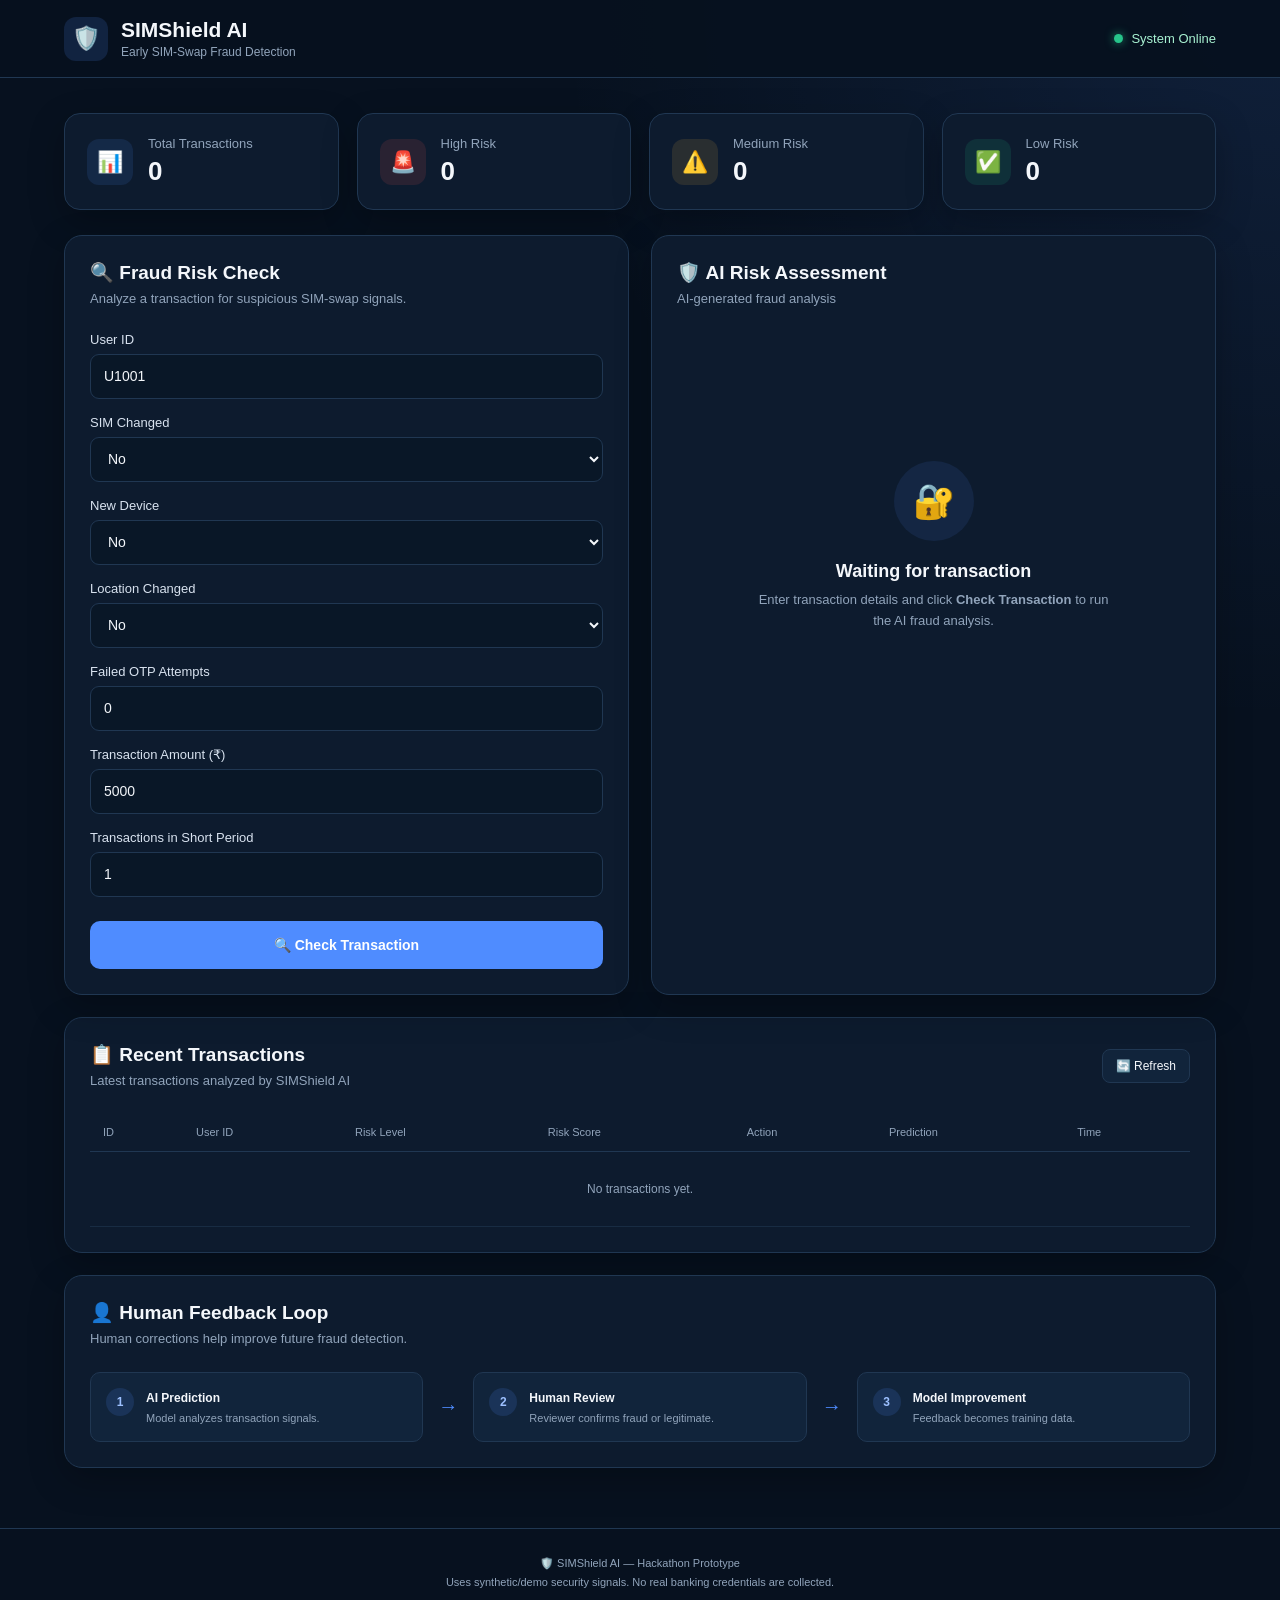
<file: frontend/index.html>
<!DOCTYPE html>
<html lang="en">

<head>
    <meta charset="UTF-8">

    <meta name="viewport" content="width=device-width, initial-scale=1.0">

    <title>SIMShield AI</title>

    <link rel="stylesheet" href="style.css">
</head>

<body>

    <!-- =====================================================
         HEADER
    ====================================================== -->

    <header class="header">

        <div class="logo-section">

            <div class="logo-icon">
                🛡️
            </div>

            <div>
                <h1>SIMShield AI</h1>

                <p>
                    Early SIM-Swap Fraud Detection
                </p>
            </div>

        </div>

        <div class="system-status">

            <span class="status-dot"></span>

            System Online

        </div>

    </header>


    <!-- =====================================================
         MAIN CONTAINER
    ====================================================== -->

    <main class="container">


        <!-- =================================================
             DASHBOARD CARDS
        ================================================== -->

        <section class="dashboard-cards">

            <div class="stat-card">

                <div class="stat-icon">
                    📊
                </div>

                <div>
                    <p>Total Transactions</p>

                    <h2 id="totalTransactions">
                        0
                    </h2>
                </div>

            </div>


            <div class="stat-card high-card">

                <div class="stat-icon">
                    🚨
                </div>

                <div>
                    <p>High Risk</p>

                    <h2 id="highRisk">
                        0
                    </h2>
                </div>

            </div>


            <div class="stat-card medium-card">

                <div class="stat-icon">
                    ⚠️
                </div>

                <div>
                    <p>Medium Risk</p>

                    <h2 id="mediumRisk">
                        0
                    </h2>
                </div>

            </div>


            <div class="stat-card safe-card">

                <div class="stat-icon">
                    ✅
                </div>

                <div>
                    <p>Low Risk</p>

                    <h2 id="lowRisk">
                        0
                    </h2>
                </div>

            </div>

        </section>


        <!-- =================================================
             FRAUD CHECK SECTION
        ================================================== -->

        <section class="main-grid">


            <!-- =============================================
                 INPUT FORM
            ============================================== -->

            <div class="panel">

                <div class="panel-header">

                    <div>

                        <h2>
                            🔍 Fraud Risk Check
                        </h2>

                        <p>
                            Analyze a transaction for suspicious SIM-swap signals.
                        </p>

                    </div>

                </div>


                <form id="fraudForm">


                    <!-- USER ID -->

                    <div class="form-group">

                        <label for="userId">
                            User ID
                        </label>

                        <input
                            type="text"
                            id="userId"
                            placeholder="Example: U1001"
                            value="U1001"
                            required
                        >

                    </div>


                    <!-- SIM CHANGED -->

                    <div class="form-group">

                        <label for="simChanged">
                            SIM Changed
                        </label>

                        <select id="simChanged">

                            <option value="0">
                                No
                            </option>

                            <option value="1">
                                Yes
                            </option>

                        </select>

                    </div>


                    <!-- NEW DEVICE -->

                    <div class="form-group">

                        <label for="newDevice">
                            New Device
                        </label>

                        <select id="newDevice">

                            <option value="0">
                                No
                            </option>

                            <option value="1">
                                Yes
                            </option>

                        </select>

                    </div>


                    <!-- LOCATION CHANGE -->

                    <div class="form-group">

                        <label for="locationChanged">
                            Location Changed
                        </label>

                        <select id="locationChanged">

                            <option value="0">
                                No
                            </option>

                            <option value="1">
                                Yes
                            </option>

                        </select>

                    </div>


                    <!-- FAILED OTP -->

                    <div class="form-group">

                        <label for="failedOtp">
                            Failed OTP Attempts
                        </label>

                        <input
                            type="number"
                            id="failedOtp"
                            min="0"
                            value="0"
                            required
                        >

                    </div>


                    <!-- TRANSACTION AMOUNT -->

                    <div class="form-group">

                        <label for="transactionAmount">
                            Transaction Amount (₹)
                        </label>

                        <input
                            type="number"
                            id="transactionAmount"
                            min="0"
                            value="5000"
                            required
                        >

                    </div>


                    <!-- TRANSACTION VELOCITY -->

                    <div class="form-group">

                        <label for="transactionVelocity">
                            Transactions in Short Period
                        </label>

                        <input
                            type="number"
                            id="transactionVelocity"
                            min="0"
                            value="1"
                            required
                        >

                    </div>


                    <!-- SUBMIT BUTTON -->

                    <button
                        type="submit"
                        class="check-button"
                        id="checkButton"
                    >

                        🔍 Check Transaction

                    </button>


                </form>

            </div>


            <!-- =============================================
                 RESULT PANEL
            ============================================== -->

            <div class="panel result-panel">

                <div class="panel-header">

                    <div>

                        <h2>
                            🛡️ AI Risk Assessment
                        </h2>

                        <p>
                            AI-generated fraud analysis
                        </p>

                    </div>

                </div>


                <!-- DEFAULT RESULT -->

                <div
                    id="resultPlaceholder"
                    class="result-placeholder"
                >

                    <div class="placeholder-icon">
                        🔐
                    </div>

                    <h3>
                        Waiting for transaction
                    </h3>

                    <p>
                        Enter transaction details and click
                        <strong>Check Transaction</strong>
                        to run the AI fraud analysis.
                    </p>

                </div>


                <!-- ACTUAL RESULT -->

                <div
                    id="riskResult"
                    class="risk-result hidden"
                >

                    <div
                        id="riskBadge"
                        class="risk-badge"
                    >
                        LOW RISK
                    </div>


                    <div class="risk-score">

                        <span id="riskScore">
                            0
                        </span>

                        <small>
                            / 100
                        </small>

                    </div>


                    <p
                        id="riskDescription"
                        class="risk-description"
                    >
                        Transaction appears safe.
                    </p>


                    <!-- ACTION -->

                    <div class="action-box">

                        <span>
                            Recommended Action
                        </span>

                        <strong id="recommendedAction">
                            ALLOW
                        </strong>

                    </div>


                    <!-- REASONS -->

                    <div class="reasons-section">

                        <h3>
                            ⚠️ Detection Signals
                        </h3>

                        <ul id="reasonsList">
                        </ul>

                    </div>


                    <!-- TRANSACTION ID -->

                    <div class="transaction-info">

                        Transaction ID:

                        <strong id="transactionId">
                            -
                        </strong>

                    </div>

                </div>
<!-- LOST PHONE / NEW PHONE VERIFICATION -->
<div id="recoveryVerification" class="recovery-verification hidden">

    <div class="recovery-icon">📱</div>

    <h3>Did you lose/change your phone?</h3>

    <p>
        SIMShield detected a high-risk transaction from a new phone.
        If this is your new or replacement phone, continue with biometric verification.
    </p>

    <div class="recovery-buttons">

      <button
    type="button"
    id="lostPhoneYes"
    class="verification-button"
onclick="showBiometricVerification()"
>
    Yes, I lost/changed my phone
</button>

       <button
    type="button"
    id="lostPhoneNo"
    class="cancel-button"
    onclick="cancelRecoveryVerification()"
>
            No
        </button>

    </div>

</div>


<!-- BIOMETRIC VERIFICATION -->

<!-- BIOMETRIC VERIFICATION -->
<div id="biometricVerification" class="biometric-verification hidden">

    <div class="biometric-icon">🔐</div>

    <h3>Biometric Verification</h3>

    <p>
        Additional verification is required before allowing this
        high-risk recovery.
    </p>

    <button
        type="button"
        id="fingerprintButton"
        class="verification-button"
        onclick="startFingerprintDemo()"
    >
        👆 Start Fingerprint
    </button>

</div>


<!-- FINGERPRINT RESULT -->
<div id="fingerprintPanel" class="biometric-verification hidden">

    <div class="biometric-icon">👆</div>

    <h3>Fingerprint Verification</h3>

    <p>Biometric Verification • Prototype Demo</p>

    <div id="fingerprintStatus">
        Ready to scan.
    </div>

    <div id="fingerprintAnimation">
        👆
    </div>

    <div id="fingerprintActions" class="hidden">

        <button
            type="button"
            class="verification-button"
            onclick="fingerprintPassed()"
        >
            ✅ Fingerprint Accepted
        </button>

        <button
            type="button"
            class="cancel-button"
            onclick="fingerprintFailed()"
        >
            ❌ Fingerprint Failed
        </button>

    </div>

</div>


<!-- EYESCAN PROTOTYPE -->
<div id="eyeScanPanel" class="eye-scan-panel hidden">

    <div class="eye-scan-icon">👁️</div>

    <h3>EyeScan</h3>

    <p>Biometric Verification • Prototype Demo</p>

    <div id="scanStatus">
        Ready to scan.
    </div>

    <div id="scanAnimation">
        👁️
    </div>

    <button
        type="button"
        id="startEyeScan"
        class="verification-button"
        onclick="startEyeScanDemo()"
    >
        👁️ Start EyeScan
    </button>

    <div id="eyeScanActions" class="hidden">

        <button
            type="button"
            id="eyeScanPass"
            class="verification-button"
            onclick="showEyeScanResult('pass')"
        >
            ✅ EyeScan Accepted
        </button>

        
        <button
            type="button"
            id="eyeScanFail"
            class="cancel-button"
            onclick="showEyeScanResult('fail')"
        >
            ❌ EyeScan Failed
        </button>

    </div>

    <div
        id="scanResult"
        class="scan-result hidden"
    ></div>

</div>

<!-- EYESCAN PROTOTYPE -->
<div id="eyeScanPanel" class="eye-scan-panel hidden">

    <div class="eye-scan-icon">👁️</div>

    <h3>EyeScan</h3>

    <p>
        Biometric Verification • Prototype Demo
    </p>

    <div id="scanStatus">
        Ready to scan.
    </div>

    <div id="scanAnimation">
        👁️
    </div>

    <button
    type="button"
    id="startEyeScan"
    class="verification-button"
    onclick="startEyeScanDemo()"
>

   🔐 Start EyeScan
    </button>

   <div id="eyeScanActions" class="hidden">

    <button
        type="button"
 id="eyeScanPass"
        class="verification-button"
        onclick="showEyeScanResult('pass')"
    >
        ✅ Verification Passed
    </button>

    <button
        type="button"
             id="eyeScanFail"
        class="cancel-button"
        onclick="showEyeScanResult('fail')"
    >
        ❌ Verification Failed
    </button>

</div>

    <div
        id="scanResult"
        class="scan-result hidden"
    ></div>

</div>

            </div>

        </section>


        <!-- =================================================
             RECENT TRANSACTIONS
        ================================================== -->

        <section class="panel transactions-panel">

            <div class="panel-header">

                <div>

                    <h2>
                        📋 Recent Transactions
                    </h2>

                    <p>
                        Latest transactions analyzed by SIMShield AI
                    </p>

                </div>

                <button
                    class="refresh-button"
                    onclick="loadTransactions()"
                >
                    🔄 Refresh
                </button>

            </div>


            <div class="table-container">

                <table>

                    <thead>

                        <tr>
    <th>ID</th>
    <th>User ID</th>
    <th>Risk Level</th>
    <th>Risk Score</th>
    <th>Action</th>
    <th>Prediction</th>
    <th>Time</th>
</tr>
                    </thead>

                    <tbody id="transactionsTable">

                        <tr>

                            <td
                                colspan="7"
                                class="empty-table"
                            >
                                No transactions yet.
                            </td>

                        </tr>

                    </tbody>

                </table>

            </div>

        </section>


        <!-- =================================================
             HUMAN REVIEW SECTION
        ================================================== -->

        <section class="panel review-panel">

            <div class="panel-header">

                <div>

                    <h2>
                        👤 Human Feedback Loop
                    </h2>

                    <p>
                        Human corrections help improve future fraud detection.
                    </p>

                </div>

            </div>


            <div class="review-info">

                <div class="review-step">

                    <span>
                        1
                    </span>

                    <div>

                        <strong>
                            AI Prediction
                        </strong>

                        <p>
                            Model analyzes transaction signals.
                        </p>

                    </div>

                </div>


                <div class="review-arrow">
                    →
                </div>


                <div class="review-step">

                    <span>
                        2
                    </span>

                    <div>

                        <strong>
                            Human Review
                        </strong>

                        <p>
                            Reviewer confirms fraud or legitimate.
                        </p>

                    </div>

                </div>


                <div class="review-arrow">
                    →
                </div>


                <div class="review-step">

                    <span>
                        3
                    </span>

                    <div>

                        <strong>
                            Model Improvement
                        </strong>

                        <p>
                            Feedback becomes training data.
                        </p>

                    </div>

                </div>

            </div>

        </section>


    </main>


    <!-- =====================================================
         FOOTER
    ====================================================== -->

    <footer>

        <p>
            🛡️ SIMShield AI — Hackathon Prototype
        </p>

        <p>
            Uses synthetic/demo security signals. No real banking credentials are collected.
        </p>

    </footer>


    <!-- JavaScript -->

    <script src="app.js"></script>

</body>

</html>
</file>
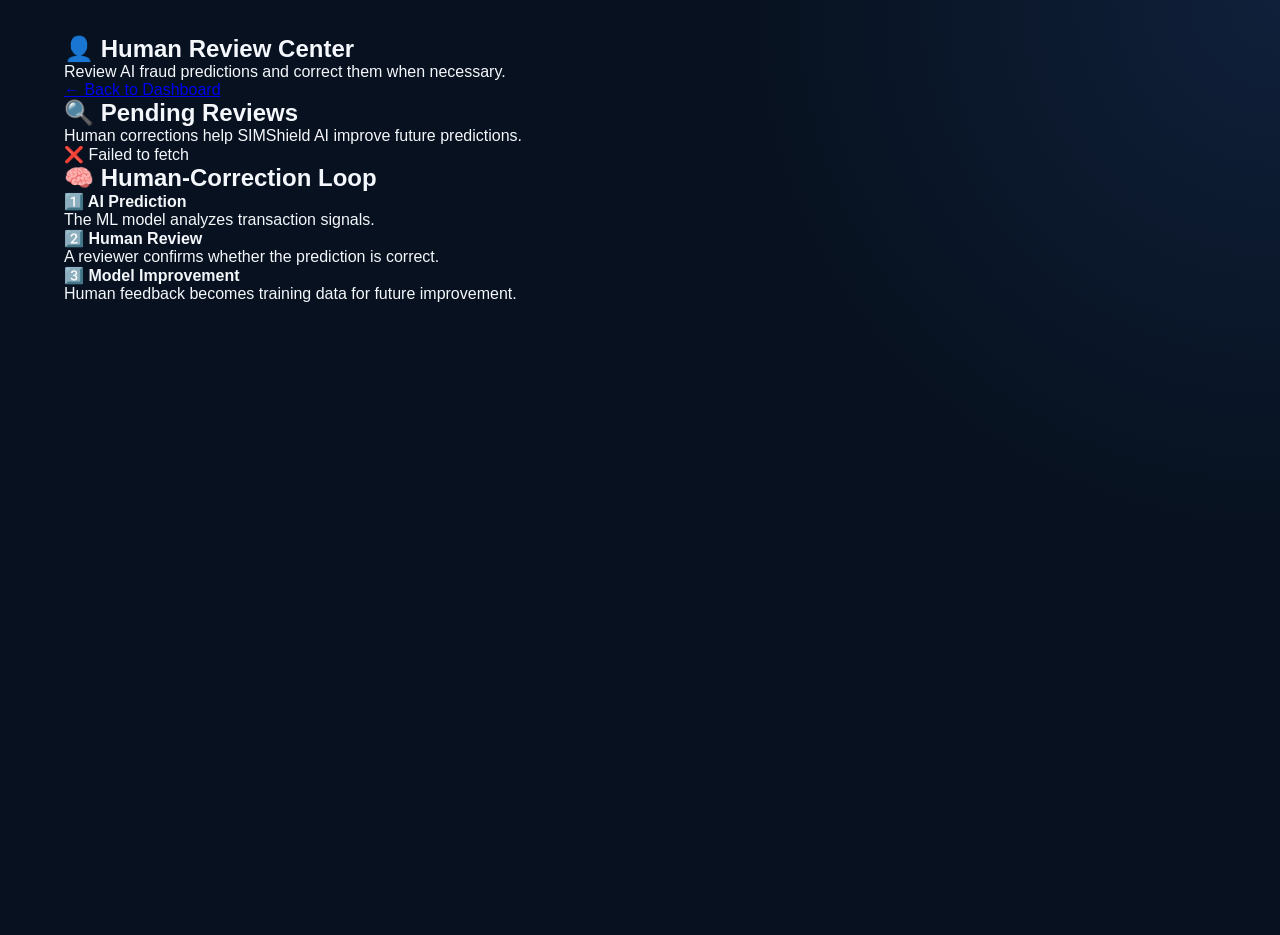
<file: frontend/review.html>
<!DOCTYPE html>
<html lang="en">
<head>
    <meta charset="UTF-8">
    <meta name="viewport" content="width=device-width, initial-scale=1.0">

    <title>SIMShield AI - Human Review</title>

    <link rel="stylesheet" href="style.css">
</head>

<body>

    <main class="container">

        <section class="hero">
            <h1>👤 Human Review Center</h1>

            <p>
                Review AI fraud predictions and correct them when necessary.
            </p>

            <a href="index.html">
                ← Back to Dashboard
            </a>
        </section>


        <section class="card">

            <h2>🔍 Pending Reviews</h2>

            <p>
                Human corrections help SIMShield AI improve future predictions.
            </p>

            <div id="reviewList">

                <p id="loadingMessage">
                    Loading pending transactions...
                </p>

            </div>

        </section>


        <section class="card">

            <h2>🧠 Human-Correction Loop</h2>

            <div class="steps">

                <div>
                    <strong>1️⃣ AI Prediction</strong>
                    <p>
                        The ML model analyzes transaction signals.
                    </p>
                </div>

                <div>
                    <strong>2️⃣ Human Review</strong>
                    <p>
                        A reviewer confirms whether the prediction is correct.
                    </p>
                </div>

                <div>
                    <strong>3️⃣ Model Improvement</strong>
                    <p>
                        Human feedback becomes training data for future improvement.
                    </p>
                </div>

            </div>

        </section>

    </main>


    <script>

        const API_BASE_URL = "http://127.0.0.1:5000";


        async function loadPendingReviews() {

            const reviewList =
                document.getElementById("reviewList");

            try {

                const response =
                    await fetch(
                        API_BASE_URL + "/api/review/pending"
                    );

                const data =
                    await response.json();


                if (!response.ok) {

                    throw new Error(
                        data.error ||
                        "Unable to load pending reviews"
                    );

                }

        let transactions = [];

if (Array.isArray(data)) {
    transactions = data;
} else if (Array.isArray(data.transactions)) {
    transactions = data.transactions;
} else if (Array.isArray(data.pending_reviews)) {
    transactions = data.pending_reviews;
} else if (Array.isArray(data.reviews)) {
    transactions = data.reviews;
}
               

                reviewList.innerHTML = "";


                if (transactions.length === 0) {

                    reviewList.innerHTML =
                        "<p>✅ No pending transactions for review.</p>";

                    return;

                }


                transactions.forEach(function (transaction) {

                    const card =
                        document.createElement("div");

                    card.className = "card";


                    card.innerHTML =

                        "<h3>Transaction #" +
                        escapeHTML(transaction.id) +
                        "</h3>" +

                        "<p><strong>User:</strong> " +
                        escapeHTML(transaction.user_id) +
                        "</p>" +

                        "<p><strong>Risk Score:</strong> " +
                        Number(
                            transaction.risk_score || 0
                        ).toFixed(1) +
                        " / 100</p>" +

                        "<p><strong>AI Risk Level:</strong> " +
                        escapeHTML(
                            transaction.risk_level || "-"
                        ) +
                        "</p>" +

                        "<p><strong>AI Prediction:</strong> " +
                        (
                            transaction.fraud_prediction
                                ? "🚨 Fraud"
                                : "✅ Legitimate"
                        ) +
                        "</p>" +

                        "<p><strong>Action:</strong> " +
                        escapeHTML(
                            transaction.action || "-"
                        ) +
                        "</p>" +

                        "<div>" +

                        "<button onclick=\"submitFeedback(" +
                        transaction.id +
                        ", true)\">" +

                        "🚨 Confirm Fraud" +

                        "</button>" +

                        "<button onclick=\"submitFeedback(" +
                        transaction.id +
                        ", false)\">" +

                        "✅ Mark Legitimate" +

                        "</button>" +

                        "</div>";


                    reviewList.appendChild(card);

                });


            } catch (error) {

                console.error(
                    "Review loading error:",
                    error
                );

                reviewList.innerHTML =
                    "<p>❌ " +
                    escapeHTML(error.message) +
                    "</p>";

            }

        }


        async function submitFeedback(
            transactionId,
            isFraud
        ) {

            try {

                const response =
                    await fetch(
                        API_BASE_URL +
                        "/api/review/feedback",
                        {

                            method: "POST",

                            headers: {
                                "Content-Type":
                                    "application/json"
                            },
                           body: JSON.stringify({

    transaction_id:
        transactionId,

    reviewer_label:
        isFraud ? 1 : 0,

    reviewer:
        "Hackathon Reviewer"

})
                           
                        }
                    );


                const result =
                    await response.json();


                if (!response.ok) {

                    throw new Error(
                        result.error ||
                        "Unable to submit feedback"
                    );

                }


                alert(
                    "✅ Human feedback saved successfully!"
                );


                loadPendingReviews();


            } catch (error) {

                console.error(
                    "Feedback error:",
                    error
                );

                alert(
                    "❌ Feedback error: " +
                    error.message
                );

            }

        }


        function escapeHTML(value) {

            if (
                value === null ||
                value === undefined
            ) {

                return "";

            }


            return String(value)

                .replace(
                    /&/g,
                    "&amp;"
                )

                .replace(
                    /</g,
                    "&lt;"
                )

                .replace(
                    />/g,
                    "&gt;"
                )

                .replace(
                    /"/g,
                    "&quot;"
                )

                .replace(
                    /'/g,
                    "&#039;"
                );

        }


        loadPendingReviews();

    </script>

</body>
</html>
</file>
<file: frontend/style.css>
/* =========================================================
   SIMSHIELD AI - MAIN STYLES
========================================================= */

* {
    margin: 0;
    padding: 0;
    box-sizing: border-box;
}

:root {
    --bg: #07111f;
    --panel: #0d1b2e;
    --panel-light: #11243b;
    --border: #203752;
    --text: #f4f7fb;
    --muted: #91a4bb;
    --primary: #4f8cff;
    --primary-dark: #326ed8;
    --green: #27c48a;
    --yellow: #f4b740;
    --red: #f05252;
    --shadow: 0 12px 35px rgba(0, 0, 0, 0.25);
}

body {
    font-family: Arial, Helvetica, sans-serif;
    background:
        radial-gradient(
            circle at top right,
            rgba(79, 140, 255, 0.12),
            transparent 35%
        ),
        var(--bg);
    color: var(--text);
    min-height: 100vh;
}


/* =========================================================
   HEADER
========================================================= */

.header {
    height: 78px;
    padding: 0 5%;
    border-bottom: 1px solid var(--border);
    background: rgba(7, 17, 31, 0.95);

    display: flex;
    align-items: center;
    justify-content: space-between;

    position: sticky;
    top: 0;
    z-index: 100;
}

.logo-section {
    display: flex;
    align-items: center;
    gap: 13px;
}

.logo-icon {
    width: 44px;
    height: 44px;

    display: flex;
    align-items: center;
    justify-content: center;

    border-radius: 12px;

    background: rgba(79, 140, 255, 0.15);

    font-size: 23px;
}

.logo-section h1 {
    font-size: 21px;
    margin-bottom: 3px;
}

.logo-section p {
    color: var(--muted);
    font-size: 12px;
}

.system-status {
    display: flex;
    align-items: center;
    gap: 8px;

    color: #a8f2d2;
    font-size: 13px;
}

.status-dot {
    width: 9px;
    height: 9px;

    border-radius: 50%;

    background: var(--green);

    box-shadow:
        0 0 10px rgba(39, 196, 138, 0.7);
}


/* =========================================================
   MAIN CONTAINER
========================================================= */

.container {
    width: 90%;
    max-width: 1400px;

    margin: 35px auto 60px;
}


/* =========================================================
   DASHBOARD CARDS
========================================================= */

.dashboard-cards {
    display: grid;

    grid-template-columns:
        repeat(4, 1fr);

    gap: 18px;

    margin-bottom: 25px;
}

.stat-card {
    background: var(--panel);

    border: 1px solid var(--border);

    border-radius: 16px;

    padding: 22px;

    display: flex;
    align-items: center;

    gap: 15px;

    box-shadow: var(--shadow);
}

.stat-icon {
    width: 46px;
    height: 46px;

    display: flex;
    align-items: center;
    justify-content: center;

    border-radius: 12px;

    background: rgba(79, 140, 255, 0.12);

    font-size: 21px;
}

.stat-card p {
    color: var(--muted);
    font-size: 13px;

    margin-bottom: 5px;
}

.stat-card h2 {
    font-size: 26px;
}

.high-card .stat-icon {
    background: rgba(240, 82, 82, 0.12);
}

.medium-card .stat-icon {
    background: rgba(244, 183, 64, 0.12);
}

.safe-card .stat-icon {
    background: rgba(39, 196, 138, 0.12);
}


/* =========================================================
   MAIN GRID
========================================================= */

.main-grid {
    display: grid;

    grid-template-columns:
        1fr 1fr;

    gap: 22px;

    margin-bottom: 22px;
}


/* =========================================================
   PANELS
========================================================= */

.panel {
    background: var(--panel);

    border: 1px solid var(--border);

    border-radius: 18px;

    padding: 25px;

    box-shadow: var(--shadow);
}

.panel-header {
    display: flex;

    align-items: center;

    justify-content: space-between;

    margin-bottom: 23px;
}

.panel-header h2 {
    font-size: 19px;

    margin-bottom: 5px;
}

.panel-header p {
    color: var(--muted);

    font-size: 13px;

    line-height: 1.5;
}


/* =========================================================
   FORM
========================================================= */

.form-group {
    margin-bottom: 16px;
}

.form-group label {
    display: block;

    font-size: 13px;

    color: #d8e2ef;

    margin-bottom: 7px;
}

.form-group input,
.form-group select {
    width: 100%;

    height: 45px;

    padding: 0 13px;

    border-radius: 9px;

    border: 1px solid var(--border);

    background: #091727;

    color: var(--text);

    outline: none;

    font-size: 14px;

    transition: 0.2s;
}

.form-group input:focus,
.form-group select:focus {
    border-color: var(--primary);

    box-shadow:
        0 0 0 3px rgba(79, 140, 255, 0.1);
}

.form-group select {
    cursor: pointer;
}


/* =========================================================
   CHECK BUTTON
========================================================= */

.check-button {
    width: 100%;

    height: 48px;

    margin-top: 8px;

    border: none;

    border-radius: 10px;

    background: var(--primary);

    color: white;

    font-size: 14px;

    font-weight: bold;

    cursor: pointer;

    transition: 0.2s;
}

.check-button:hover {
    background: var(--primary-dark);

    transform: translateY(-1px);
}

.check-button:disabled {
    opacity: 0.6;

    cursor: not-allowed;

    transform: none;
}


/* =========================================================
   RESULT PLACEHOLDER
========================================================= */

.result-placeholder {
    min-height: 430px;

    display: flex;

    flex-direction: column;

    align-items: center;

    justify-content: center;

    text-align: center;

    padding: 30px;
}

.placeholder-icon {
    width: 80px;
    height: 80px;

    border-radius: 50%;

    background: rgba(79, 140, 255, 0.1);

    display: flex;

    align-items: center;
    justify-content: center;

    font-size: 34px;

    margin-bottom: 20px;
}

.result-placeholder h3 {
    font-size: 18px;

    margin-bottom: 8px;
}

.result-placeholder p {
    color: var(--muted);

    font-size: 13px;

    max-width: 350px;

    line-height: 1.6;
}


/* =========================================================
   RISK RESULT
========================================================= */

.risk-result {
    min-height: 430px;
}

.hidden {
    display: none !important;
}

.risk-badge {
    display: inline-flex;

    padding: 8px 14px;

    border-radius: 30px;

    font-size: 12px;

    font-weight: bold;

    letter-spacing: 0.5px;

    margin-bottom: 18px;

    background: rgba(39, 196, 138, 0.13);

    color: #65e5b1;
}

.risk-badge.medium {
    background: rgba(244, 183, 64, 0.13);

    color: #ffd36e;
}

.risk-badge.high {
    background: rgba(240, 82, 82, 0.13);

    color: #ff8585;
}

.risk-score {
    font-size: 60px;

    font-weight: bold;

    line-height: 1;

    margin-bottom: 10px;
}

.risk-score small {
    color: var(--muted);

    font-size: 18px;

    font-weight: normal;
}

.risk-description {
    color: var(--muted);

    font-size: 14px;

    margin-bottom: 20px;
}


/* =========================================================
   ACTION BOX
========================================================= */

.action-box {
    background: var(--panel-light);

    border: 1px solid var(--border);

    border-radius: 10px;

    padding: 15px;

    display: flex;

    align-items: center;

    justify-content: space-between;

    margin-bottom: 20px;
}

.action-box span {
    color: var(--muted);

    font-size: 13px;
}

.action-box strong {
    font-size: 13px;

    color: #fff;
}


/* =========================================================
   REASONS
========================================================= */

.reasons-section h3 {
    font-size: 14px;

    margin-bottom: 12px;
}

.reasons-section ul {
    list-style: none;

    display: flex;

    flex-direction: column;

    gap: 8px;
}

.reasons-section li {
    background: rgba(240, 82, 82, 0.07);

    border: 1px solid rgba(240, 82, 82, 0.14);

    padding: 10px 12px;

    border-radius: 8px;

    color: #e9d6d6;

    font-size: 12px;
}

.reasons-section li::before {
    content: "⚠ ";

    color: #ff8585;
}


/* =========================================================
   TRANSACTION INFO
========================================================= */

.transaction-info {
    color: var(--muted);

    font-size: 12px;

    margin-top: 18px;

    padding-top: 15px;

    border-top: 1px solid var(--border);
}

.transaction-info strong {
    color: var(--text);
}


/* =========================================================
   TRANSACTIONS TABLE
========================================================= */

.transactions-panel {
    margin-bottom: 22px;
}

.refresh-button {
    border: 1px solid var(--border);

    background: var(--panel-light);

    color: var(--text);

    padding: 9px 13px;

    border-radius: 8px;

    cursor: pointer;

    font-size: 12px;
}

.refresh-button:hover {
    border-color: var(--primary);
}

.table-container {
    overflow-x: auto;
}

table {
    width: 100%;

    border-collapse: collapse;

    min-width: 750px;
}

th {
    text-align: left;

    padding: 13px;

    color: var(--muted);

    font-size: 11px;

    font-weight: normal;

    border-bottom: 1px solid var(--border);
}

td {
    padding: 14px 13px;

    border-bottom: 1px solid rgba(32, 55, 82, 0.6);

    font-size: 12px;
}

.empty-table {
    text-align: center;

    color: var(--muted);

    padding: 30px;
}

.risk-pill {
    display: inline-block;

    padding: 5px 9px;

    border-radius: 20px;

    font-size: 10px;

    font-weight: bold;
}

.risk-pill.low {
    background: rgba(39, 196, 138, 0.12);

    color: #65e5b1;
}

.risk-pill.medium {
    background: rgba(244, 183, 64, 0.12);

    color: #ffd36e;
}

.risk-pill.high {
    background: rgba(240, 82, 82, 0.12);

    color: #ff8585;
}


/* =========================================================
   HUMAN REVIEW
========================================================= */

.review-panel {
    margin-bottom: 22px;
}

.review-info {
    display: grid;

    grid-template-columns:
        1fr auto 1fr auto 1fr;

    align-items: center;

    gap: 15px;
}

.review-step {
    display: flex;

    gap: 12px;

    align-items: flex-start;

    padding: 15px;

    background: var(--panel-light);

    border-radius: 10px;

    border: 1px solid var(--border);
}

.review-step > span {
    width: 28px;
    height: 28px;

    flex-shrink: 0;

    border-radius: 50%;

    display: flex;

    align-items: center;
    justify-content: center;

    background: rgba(79, 140, 255, 0.15);

    color: #9dc0ff;

    font-size: 12px;

    font-weight: bold;
}

.review-step strong {
    font-size: 12px;
}

.review-step p {
    color: var(--muted);

    font-size: 11px;

    line-height: 1.5;

    margin-top: 4px;
}

.review-arrow {
    color: var(--primary);

    font-size: 20px;
}


/* =========================================================
   FOOTER
========================================================= */

footer {
    border-top: 1px solid var(--border);

    padding: 25px;

    text-align: center;

    color: var(--muted);

    font-size: 11px;

    line-height: 1.7;
}


/* =========================================================
   LOADING
========================================================= */

.loading {
    opacity: 0.6;

    pointer-events: none;
}


/* =========================================================
   RESPONSIVE DESIGN
========================================================= */

@media (max-width: 1000px) {

    .dashboard-cards {
        grid-template-columns:
            repeat(2, 1fr);
    }

    .main-grid {
        grid-template-columns: 1fr;
    }

    .review-info {
        grid-template-columns: 1fr;
    }

    .review-arrow {
        display: none;
    }
}


@media (max-width: 600px) {

    .header {
        padding: 0 20px;
    }

    .system-status {
        display: none;
    }

    .container {
        width: 94%;

        margin-top: 20px;
    }

    .dashboard-cards {
        grid-template-columns: 1fr;
    }

    .panel {
        padding: 18px;
    }

    .logo-section h1 {
        font-size: 18px;
    }

    .risk-score {
        font-size: 50px;
    }
}
</file>
